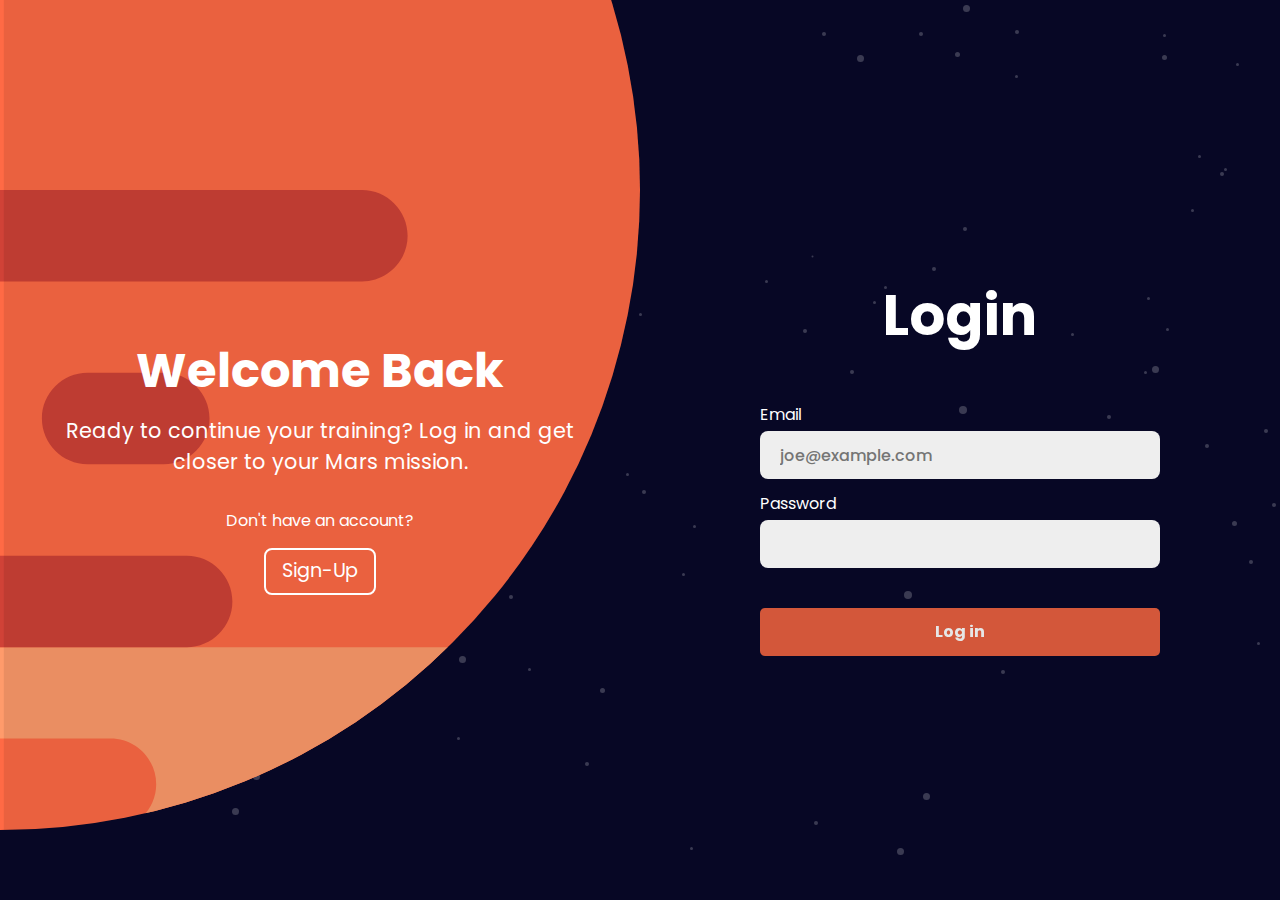
<file: index.html>
<!DOCTYPE html>
<html lang="en">

<head>
  <meta charset="UTF-8" />
  <meta name="viewport" content="width=device-width, initial-scale=1.0" />
  <title>Sign-Up Form</title>

  <link rel="stylesheet" href="reset.css" />
  <link rel="stylesheet" href="styles.css" />
  <link rel="shortcut icon" href="images/favicon.ico" type="image/x-icon" />

  <script src="script.js" defer></script>
</head>

<body>
  <div class="container">

    <div class="form-box registration">

      <form action="">
        <div class="cta-heading">Registration</div>
        <form action="" method="">
          <div class="two-columns">
            <div class="form-input">
              <label for="first-name">First Name</label>
              <input type="text" name="first-name" id="first-name" required />
            </div>
            <div class="form-input">
              <label for="last-name">Last Name</label>
              <input type="text" name="last-name" id="last-name" required />
            </div>
          </div>
          <div class="form-input">
            <label for="email">Email</label>
            <input type="email" name="email" id="email" placeholder="joe@example.com"
              pattern="^\w+((\.|-)?\w+)+?@\w+(-?\w+)?\.\w{2,3}(\.\w{2,3})?$" required />
          </div>
          <div class="form-input">
            <label for="phone-number">Phone Number</label>
            <input type="tel" name="phone-number" id="phone-number" placeholder="10 digit phone number"
              pattern="\d{10}" />
          </div>
          <div class="two-columns">
            <div class="form-input">
              <label for="password">Password</label>
              <input type="password" name="password" id="password" required />
            </div>
            <div class="form-input">
              <label for="confirm-password">Confirm Password</label>
              <input type="password" name="confirm-password" id="confirm-password" required />
            </div>
          </div>
          <button type="submit">Sign Up</button>
        </form>

      </form>

    </div>

    <div class="form-box login">
      <div class="cta-heading">Login</div>
      <form action="" method="">
        <div class="form-input">
          <label for="email">Email</label>
          <input type="email" name="email" id="email" placeholder="joe@example.com"
            pattern="^\w+((\.|-)?\w+)+?@\w+(-?\w+)?\.\w{2,3}(\.\w{2,3})?$" required />
        </div>
        <div class="form-input">
          <label for="password">Password</label>
          <input type="password" name="password" id="password" required />
        </div>
        <button type="submit">Log in</button>
      </form>
    </div>



    <div class="hero hero-right">
      <div>
        <h1 class="headline">Join the Mars Mission Today</h1>
        <p class="quote">
          Ready for the mission of a lifetime? Sign up and prepare for your
          journey to Mars
        </p>
      </div>
      <div>
        <p>Already have an account?</p>
        <button class="btn" onclick="(change())">Login</button>
      </div>

    </div>

    <div class="hero hero-left">
      <div>
        <h1 class="headline">Welcome Back</h1>
        <p class="quote">
          Ready to continue your training? Log in and get closer to your Mars
          mission.
        </p>
      </div>
      <div>
        <p>Don't have an account?</p>
        <button class="btn" onclick="(change())">Sign-Up</button>
      </div>

    </div>



    <img src="images/planet-mars.svg" alt="" class="mars" />

  </div>
</body>

</html>
</file>
<file: styles.css>
@import url("https://fonts.googleapis.com/css2?family=Poppins:ital,wght@0,100;0,200;0,300;0,400;0,500;0,600;0,700;0,800;0,900;1,100;1,200;1,300;1,400;1,500;1,600;1,700;1,800;1,900&display=swap");

:root {
  --primary-color: #ea6140;
  --valid-color: #32a39a;
  --error-color: #dc143c;
  --text-color: #ffffff;
  --accent-color: #9125e9;
  --background-color: #070725;

  --input-background-color: #eeeeee;
  --input-border-color: #ffffff;
}

* {
  font-family: "Poppins", Helvetica, sans-serif;
  /* outline: 1px solid white; */
}

body {
  height: 100vh;
  width: 100vw;
  background-color: var(--background-color);
  background-image: url("images/background-stars.svg");
  background-size: center/cover;
  display: flex;
  justify-content: center;
  align-items: center;
  font-size: 16px;
  overflow: hidden;
  color: white;
  display: flex;
  justify-content: center;
  align-items: center;
}

.container {
  padding: 15px;
  display: flex;
  height: 100vh;
  width: 100vw;
  overflow: hidden;
  position: relative;

  /* max-width: 1500px; */
}

/* hero section */

.hero {
  height: 100%;
  display: flex;
  flex-direction: column;
  justify-content: center;
  align-items: center;
  text-align: center;
}


.headline,
.quote {
  width: 100%;
  color: white;
}

.headline {
  font-size: 3rem;
  text-wrap: balance;
  padding: 0 max(2rem, 8%);
}

.quote {
  font-size: 1.3rem;
  text-wrap: pretty;
  padding: 0.5rem max(2rem, 8%) 2rem max(2rem, 8%);
}

/* form section */

.form-box {
  width: min(80%, 500px);
  position: absolute;
  height: 100%;
  width: 50%;
  right: 0;
  display: flex;
  flex-direction: column;
  justify-content: center;
  align-items: center;
  gap: 2rem;
  padding: 40px;
  color: var(--text-color);
  overflow: hidden;
  transition: 0.6s ease-in-out 0.8s, visibility 0s 0.5s;
}

.container.active .form-box {
  right: 50%;
}

.container.active .form-box.registration {
  visibility: visible;
}

.container.active .form-box.login {
  visibility: hidden;
}

.form-box.registration {
  visibility: hidden;
}

.hero {
  position: absolute;
  height: 100%;
  width: 50%;
  display: flex;
  flex-direction: column;
  justify-content: center;
  align-items: center;
  z-index: 3;
  transition: 0.6s ease-in-out;
}

.hero.hero-right {
  right: -50%;
  transition-delay: 0.1s;
}

.hero.hero-left {
  left: 0;
  transition-delay: 0.1s;
}

.container.active .hero.hero-left {
  left: -50%;
  transition-delay: 0.1s;
}

.container.active .hero.hero-right {
  right: 0;
  transition-delay: 0.1s;
}

form {
  width: max(70%, 400px);
}

.mars {
  width: 300%;
  position: absolute;
  top: -50%;
  right: 0;
  transform: translateX(-50%);
  z-index: 2;
  transition: transform 1s ease-in-out;
}

.container.active .mars {
  transform: translateX(50%);
}

header {
  width: 100%;
  height: 37px;
}

/* main section in form */

.cta-heading {
  font-size: 3.5rem;
  font-weight: 700;
}


form > div {
  margin-top: 0.8rem;
}

.form-input {
  display: flex;
  flex-direction: column;
  gap: 4px;
  width: 100%;
}

.two-columns {
  display: flex;
  gap: 1.5rem;
}

label {
  font-size: 1rem;
}

input {
  font-size: 1rem;
  font-weight: 500;
  padding: 13px 50px 13px 20px;
  height: 3rem;
  width: 100%;
  appearance: none;
  background: #eee;
  border: none;
  outline: none;
  border-radius: 8px;
  color: var(--background-color);
  transition: border 0.2s ease;
}

input:hover,
input:focus {
  outline: none;
  border: 2px solid --primary-color;
}

input:user-valid {
  border: 2px solid var(--valid-color);
}

input:user-invalid {
  border: 2px solid var(--error-color);
}

button[type="submit"] {
  background-color: var(--primary-color);
  filter: brightness(90%);
  width: 100%;
  height: 3rem;
  margin-top: 2.5rem;
  border: none;
  border-radius: 5px;
  color: white;
  font-weight: 700;
  transition: all 0.5s ease;
}

button[type="submit"]:hover {
  cursor: pointer;
  filter: brightness(110%);
}

.question {
  margin-top: 0.5rem;
  font-size: 0.8rem;
  font-style: italic;
  text-align: center;
}

a {
  text-decoration: none;
  color: var(--accent-color);
  font-weight: 700;
}

.planet {
  position: absolute;
  z-index: -1;
  right: -300px;
  top: -100px;
  width: 1200px;
}

.btn{
  background: transparent;
  border: 2px solid #fff;
  border-radius: 8px;
  font-size: 1.2rem;
  color: white;
  padding: 7px 16px;
  margin-top: 15px;
}
</file>
